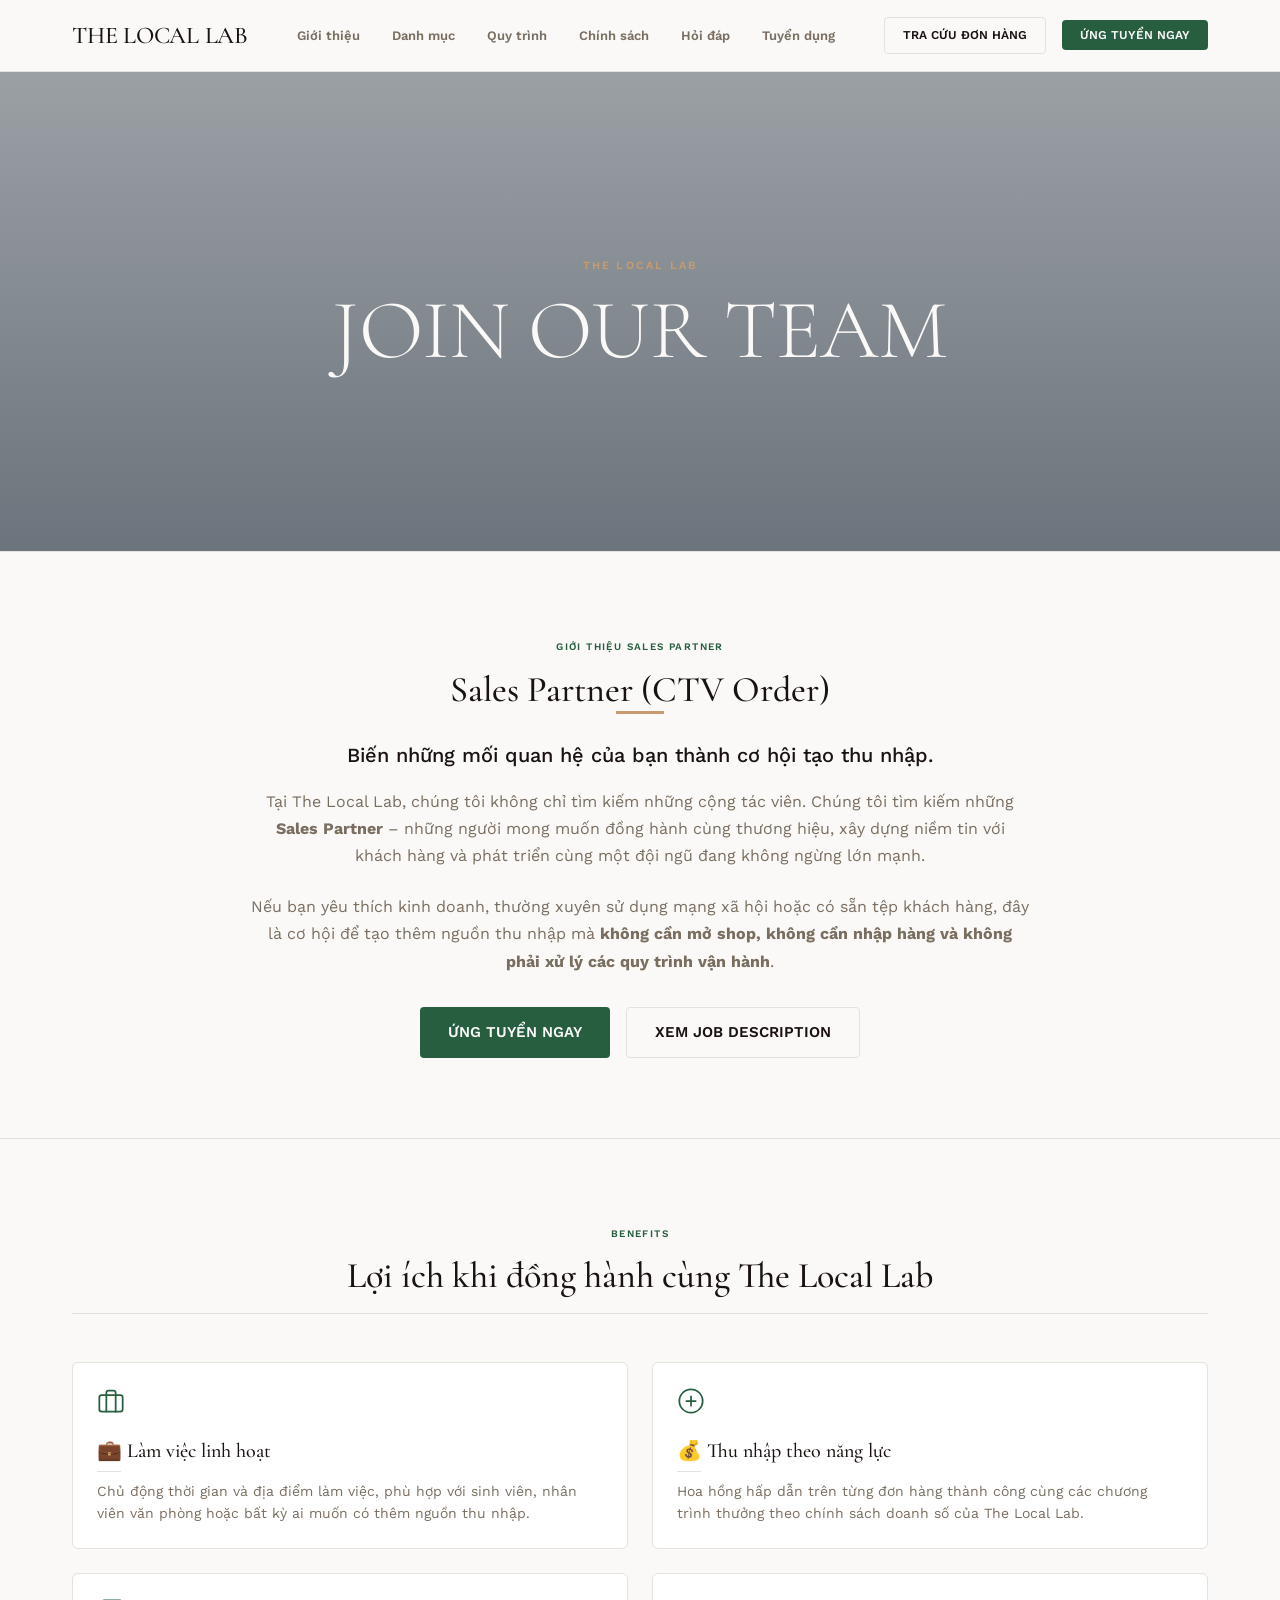
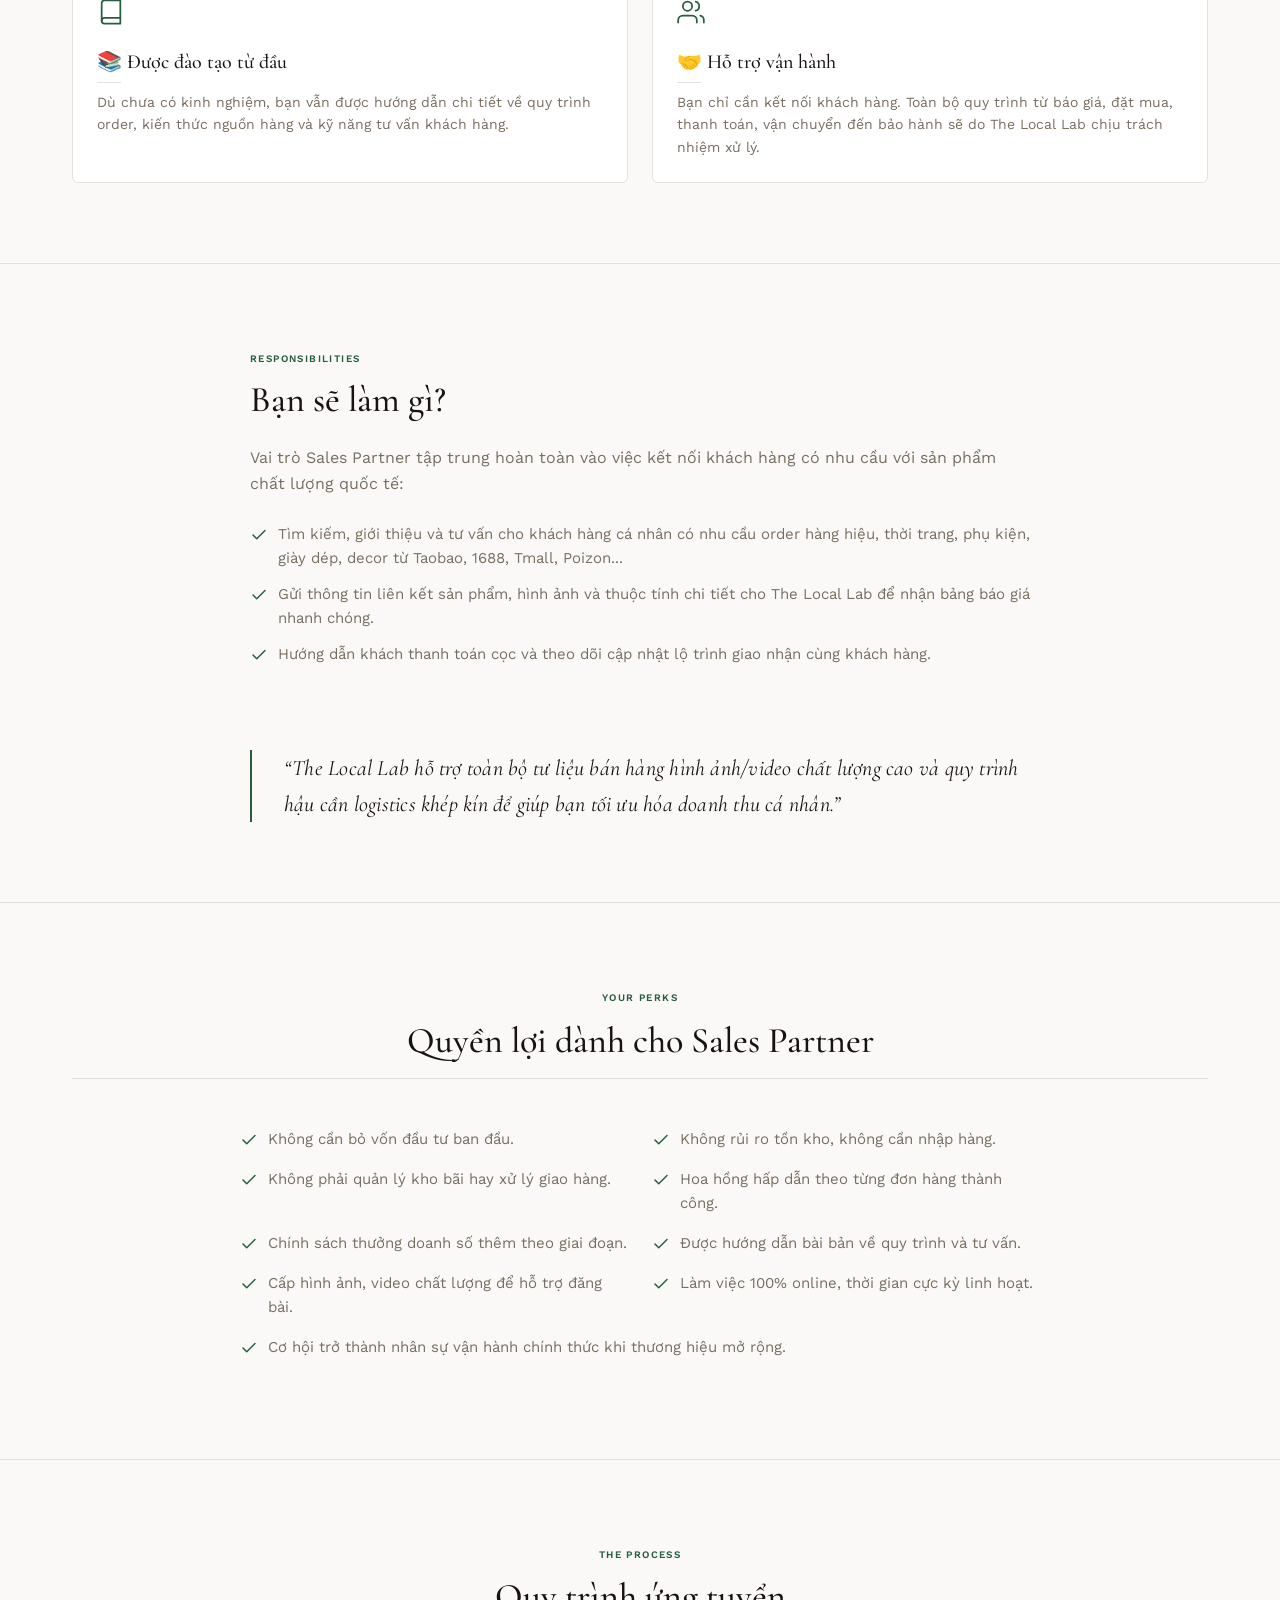
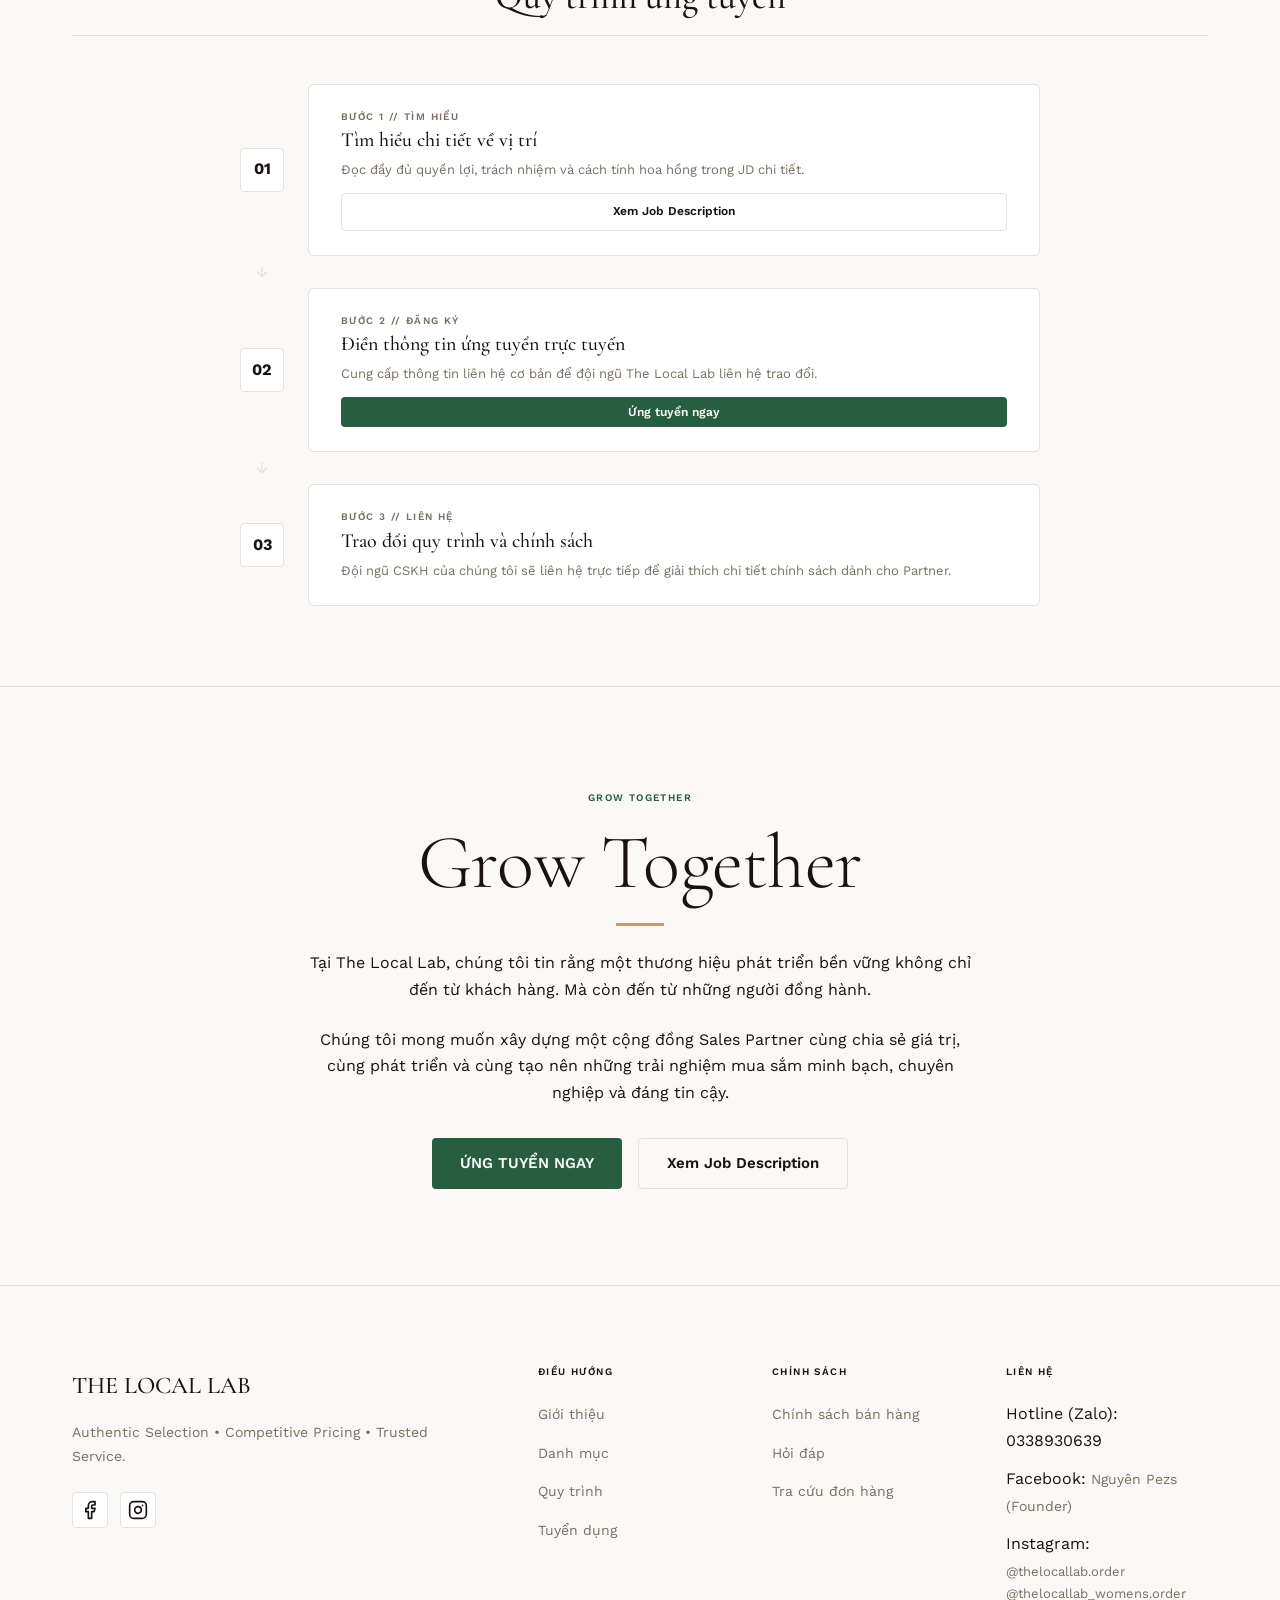
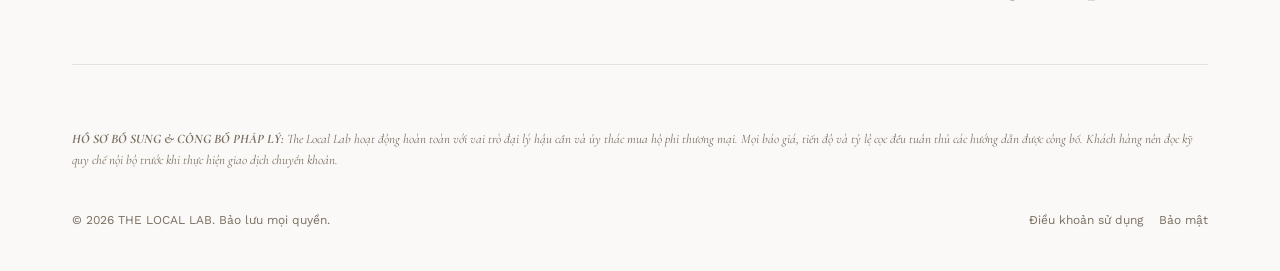
<file: careers.html>
<!DOCTYPE html>
<html lang="vi">
<head>
    <meta charset="UTF-8">
    <meta name="viewport" content="width=device-width, initial-scale=1.0">
    <title>TUYỂN DỤNG — THE LOCAL LAB</title>
    <meta name="description" content="Trở thành Sales Partner của The Local Lab — Biến mối quan hệ của bạn thành cơ hội tạo thu nhập mà không cần vốn, không cần nhập hàng.">
    <!-- Google Fonts: Cormorant Garamond (Display) & Work Sans (Body/UI) -->
    <link rel="preconnect" href="https://fonts.googleapis.com">
    <link rel="preconnect" href="https://fonts.gstatic.com" crossorigin>
    <link href="https://fonts.googleapis.com/css2?family=Cormorant+Garamond:ital,wght@0,300;0,400;0,500;0,600;0,700;1,400&family=Work+Sans:wght@400;500;600;700&display=swap" rel="stylesheet">
    <!-- Custom CSS -->
    <link rel="stylesheet" href="style.css">
    <style>
        /* Custom styles for Careers redesign layout */
        .careers-hero {
            position: relative;
            width: 100%;
            height: 480px;
            background-image: linear-gradient(rgba(12, 27, 42, 0.4), rgba(12, 27, 42, 0.6)), url('https://images.unsplash.com/photo-1522071820081-009f0129c71c?auto=format&fit=crop&q=80&w=1200');
            background-size: cover;
            background-position: center;
            display: flex;
            align-items: center;
            justify-content: center;
            text-align: center;
            border-bottom: 1px solid var(--color-cinza-regua);
            margin-top: 72px;
        }
        
        .careers-hero-content {
            z-index: 2;
            padding: 0 var(--space-4);
        }
        
        .careers-hero-badge {
            font-family: var(--font-sans);
            font-size: 11px;
            font-weight: 600;
            letter-spacing: 0.2em;
            color: var(--color-barra-gold);
            text-transform: uppercase;
            margin-bottom: var(--space-3);
            display: inline-block;
        }
        
        .careers-hero-title {
            font-family: var(--font-serif);
            font-size: clamp(48px, 8vw, 84px);
            font-weight: 300;
            color: var(--color-pedra);
            line-height: 1.0;
            letter-spacing: -0.01em;
            text-transform: uppercase;
        }

        .section-desc-custom {
            font-family: var(--font-sans);
            font-size: 16px;
            line-height: 1.7;
            color: var(--color-cinza-texto);
            max-width: 780px;
            margin: 0 auto;
        }

        .list-with-icons {
            list-style: none;
            padding: 0;
            margin: 20px 0;
        }

        .list-with-icons li {
            position: relative;
            padding-left: 28px;
            margin-bottom: 12px;
            font-family: var(--font-sans);
            font-size: 15px;
            color: var(--color-cinza-texto);
            line-height: 1.6;
        }

        .list-with-icons li svg {
            position: absolute;
            left: 0;
            top: 4px;
            color: var(--color-verde-botanico);
        }

        /* Compact container for contact cards */
        .contact-grid-cards {
            display: grid;
            grid-template-columns: repeat(2, 1fr);
            gap: 20px;
            margin-top: 24px;
        }

        @media (max-width: 768px) {
            .careers-hero {
                height: 320px;
                margin-top: 60px;
            }
            .contact-grid-cards {
                grid-template-columns: 1fr;
            }
        }
    </style>
</head>
<body>

    <!-- Header / Navigation (Top Bar) -->
    <header class="main-header" id="mainHeader">
        <div class="container header-container">
            <a href="index.html" class="logo" id="headerLogo">
                THE LOCAL LAB
            </a>
            <nav class="nav-menu" id="navMenu">
                <a href="index.html#about" class="nav-link">Giới thiệu</a>
                <a href="index.html#nodes" class="nav-link">Danh mục</a>
                <a href="index.html#pipelines" class="nav-link">Quy trình</a>
                <a href="index.html#docs" class="nav-link">Chính sách</a>
                <a href="index.html#diagnostics" class="nav-link">Hỏi đáp</a>
                <a href="careers.html" class="nav-link active">Tuyển dụng</a>
            </nav>
            <div class="header-actions">
                <a href="index.html#openTrackBtn" class="btn btn-outline btn-sm">
                    TRA CỨU ĐƠN HÀNG
                </a>
                <button class="btn btn-primary btn-sm" id="headerApplyBtn">
                    ỨNG TUYỂN NGAY
                </button>
                <button class="menu-toggle" id="menuToggle" aria-label="Toggle Menu">
                    <svg xmlns="http://www.w3.org/2000/svg" width="20" height="20" viewBox="0 0 24 24" fill="none" stroke="currentColor" stroke-width="2" stroke-linecap="round" stroke-linejoin="round" class="lucide lucide-menu"><line x1="4" x2="20" y1="12" y2="12"/><line x1="4" x2="20" y1="6" y2="6"/><line x1="4" x2="20" y1="18" y2="18"/></svg>
                </button>
            </div>
        </div>
    </header>

    <!-- 1. Hero Banner (Ảnh lifestyle + dòng "Join Our Team") -->
    <section class="careers-hero">
        <div class="careers-hero-content">
            <span class="careers-hero-badge">THE LOCAL LAB</span>
            <h1 class="careers-hero-title">JOIN OUR TEAM</h1>
        </div>
    </section>

    <!-- 2. Giới thiệu Sales Partner -->
    <section class="why-choose-us-section section-padding" id="intro" style="border-bottom: 1px solid var(--color-cinza-regua);">
        <div class="container" style="text-align: center;">
            <span class="section-subtitle">GIỚI THIỆU SALES PARTNER</span>
            <h2 class="section-title">Sales Partner (CTV Order)</h2>
            <div class="gold-separator-bar margin-center"></div>
            
            <p class="section-desc-custom" style="font-weight: 500; font-size: 20px; color: var(--color-tinta); margin-bottom: 16px;">
                Biến những mối quan hệ của bạn thành cơ hội tạo thu nhập.
            </p>
            
            <p class="section-desc-custom" style="margin-bottom: 24px;">
                Tại The Local Lab, chúng tôi không chỉ tìm kiếm những cộng tác viên. Chúng tôi tìm kiếm những <strong>Sales Partner</strong> – những người mong muốn đồng hành cùng thương hiệu, xây dựng niềm tin với khách hàng và phát triển cùng một đội ngũ đang không ngừng lớn mạnh.
            </p>
            <p class="section-desc-custom">
                Nếu bạn yêu thích kinh doanh, thường xuyên sử dụng mạng xã hội hoặc có sẵn tệp khách hàng, đây là cơ hội để tạo thêm nguồn thu nhập mà <strong>không cần mở shop, không cần nhập hàng và không phải xử lý các quy trình vận hành</strong>.
            </p>
            
            <div style="margin-top: 32px; display: flex; justify-content: center; gap: 16px; flex-wrap: wrap;">
                <button class="btn btn-primary btn-large" id="introApplyBtn">ỨNG TUYỂN NGAY</button>
                <a href="https://docs.google.com/document/d/1bhsStzUUUEEGUyndcaupyLsGkn0pudSRBL7ZZh5t0Ts/edit?usp=sharing" target="_blank" class="btn btn-outline btn-large">XEM JOB DESCRIPTION</a>
            </div>
        </div>
    </section>

    <!-- 3. 4 thẻ lợi ích (Linh hoạt – Thu nhập – Đào tạo – Hỗ trợ) -->
    <section class="commitments-section section-padding" id="why-join" style="background-color: var(--color-pedra); border-bottom: 1px solid var(--color-cinza-regua);">
        <div class="container">
            <div class="section-header centered">
                <span class="section-subtitle">BENEFITS</span>
                <h2 class="section-title">Lợi ích khi đồng hành cùng The Local Lab</h2>
            </div>
            <div class="commitments-grid" style="grid-template-columns: repeat(2, 1fr);">
                <!-- Card 1: Linh hoạt -->
                <div class="commit-card" style="grid-column: span 1;">
                    <div class="commit-icon-large">
                        <svg xmlns="http://www.w3.org/2000/svg" width="28" height="28" viewBox="0 0 24 24" fill="none" stroke="currentColor" stroke-width="1.5" stroke-linecap="round" stroke-linejoin="round" class="lucide"><rect x="2" y="7" width="20" height="14" rx="2" ry="2"/><path d="M16 21V5a2 2 0 0 0-2-2h-4a2 2 0 0 0-2 2v16"/></svg>
                    </div>
                    <h3>💼 Làm việc linh hoạt</h3>
                    <div class="card-separator"></div>
                    <p>Chủ động thời gian và địa điểm làm việc, phù hợp với sinh viên, nhân viên văn phòng hoặc bất kỳ ai muốn có thêm nguồn thu nhập.</p>
                </div>
                <!-- Card 2: Thu nhập -->
                <div class="commit-card" style="grid-column: span 1;">
                    <div class="commit-icon-large">
                        <svg xmlns="http://www.w3.org/2000/svg" width="28" height="28" viewBox="0 0 24 24" fill="none" stroke="currentColor" stroke-width="1.5" stroke-linecap="round" stroke-linejoin="round" class="lucide"><circle cx="12" cy="12" r="10"/><line x1="12" y1="8" x2="12" y2="16"/><line x1="8" y1="12" x2="16" y2="12"/></svg>
                    </div>
                    <h3>💰 Thu nhập theo năng lực</h3>
                    <div class="card-separator"></div>
                    <p>Hoa hồng hấp dẫn trên từng đơn hàng thành công cùng các chương trình thưởng theo chính sách doanh số của The Local Lab.</p>
                </div>
                <!-- Card 3: Đào tạo -->
                <div class="commit-card" style="grid-column: span 1;">
                    <div class="commit-icon-large">
                        <svg xmlns="http://www.w3.org/2000/svg" width="28" height="28" viewBox="0 0 24 24" fill="none" stroke="currentColor" stroke-width="1.5" stroke-linecap="round" stroke-linejoin="round" class="lucide"><path d="M4 19.5A2.5 2.5 0 0 1 6.5 17H20"/><path d="M6.5 2H20v20H6.5A2.5 2.5 0 0 1 4 19.5v-15A2.5 2.5 0 0 1 6.5 2z"/></svg>
                    </div>
                    <h3>📚 Được đào tạo từ đầu</h3>
                    <div class="card-separator"></div>
                    <p>Dù chưa có kinh nghiệm, bạn vẫn được hướng dẫn chi tiết về quy trình order, kiến thức nguồn hàng và kỹ năng tư vấn khách hàng.</p>
                </div>
                <!-- Card 4: Hỗ trợ -->
                <div class="commit-card" style="grid-column: span 1;">
                    <div class="commit-icon-large">
                        <svg xmlns="http://www.w3.org/2000/svg" width="28" height="28" viewBox="0 0 24 24" fill="none" stroke="currentColor" stroke-width="1.5" stroke-linecap="round" stroke-linejoin="round" class="lucide"><path d="M17 21v-2a4 4 0 0 0-4-4H5a4 4 0 0 0-4 4v2"/><circle cx="9" cy="7" r="4"/><path d="M23 21v-2a4 4 0 0 0-3-3.87"/><path d="M16 3.13a4 4 0 0 1 0 7.75"/></svg>
                    </div>
                    <h3>🤝 Hỗ trợ vận hành</h3>
                    <div class="card-separator"></div>
                    <p>Bạn chỉ cần kết nối khách hàng. Toàn bộ quy trình từ báo giá, đặt mua, thanh toán, vận chuyển đến bảo hành sẽ do The Local Lab chịu trách nhiệm xử lý.</p>
                </div>
            </div>
        </div>
    </section>

    <!-- 4. Bạn sẽ làm gì? -->
    <section class="why-choose-us-section section-padding" id="what-you-do" style="border-bottom: 1px solid var(--color-cinza-regua);">
        <div class="container">
            <div class="commentary-grid">
                <!-- Left: Description -->
                <div class="commentary-letter">
                    <span class="section-subtitle">RESPONSIBILITIES</span>
                    <h2 class="commentary-title">Bạn sẽ làm gì?</h2>
                    <div class="commentary-text">
                        <p>Vai trò Sales Partner tập trung hoàn toàn vào việc kết nối khách hàng có nhu cầu với sản phẩm chất lượng quốc tế:</p>
                        <ul class="list-with-icons">
                            <li>
                                <svg xmlns="http://www.w3.org/2000/svg" width="18" height="18" viewBox="0 0 24 24" fill="none" stroke="currentColor" stroke-width="2" stroke-linecap="round" stroke-linejoin="round" class="lucide"><polyline points="20 6 9 17 4 12"/></svg>
                                Tìm kiếm, giới thiệu và tư vấn cho khách hàng cá nhân có nhu cầu order hàng hiệu, thời trang, phụ kiện, giày dép, decor từ Taobao, 1688, Tmall, Poizon...
                            </li>
                            <li>
                                <svg xmlns="http://www.w3.org/2000/svg" width="18" height="18" viewBox="0 0 24 24" fill="none" stroke="currentColor" stroke-width="2" stroke-linecap="round" stroke-linejoin="round" class="lucide"><polyline points="20 6 9 17 4 12"/></svg>
                                Gửi thông tin liên kết sản phẩm, hình ảnh và thuộc tính chi tiết cho The Local Lab để nhận bảng báo giá nhanh chóng.
                            </li>
                            <li>
                                <svg xmlns="http://www.w3.org/2000/svg" width="18" height="18" viewBox="0 0 24 24" fill="none" stroke="currentColor" stroke-width="2" stroke-linecap="round" stroke-linejoin="round" class="lucide"><polyline points="20 6 9 17 4 12"/></svg>
                                Hướng dẫn khách thanh toán cọc và theo dõi cập nhật lộ trình giao nhận cùng khách hàng.
                            </li>
                        </ul>
                    </div>
                </div>

                <!-- Right: Concept Graphics/Editorial Quote -->
                <div class="commentary-letter" style="display: flex; align-items: center;">
                    <blockquote class="citacao-blockquote" style="margin: 0;">
                        “The Local Lab hỗ trợ toàn bộ tư liệu bán hàng hình ảnh/video chất lượng cao và quy trình hậu cần logistics khép kín để giúp bạn tối ưu hóa doanh thu cá nhân.”
                    </blockquote>
                </div>
            </div>
        </div>
    </section>

    <!-- 5. Quyền lợi -->
    <section class="why-choose-us-section section-padding" id="rights" style="background-color: var(--color-pedra); border-bottom: 1px solid var(--color-cinza-regua);">
        <div class="container">
            <div class="section-header centered">
                <span class="section-subtitle">YOUR PERKS</span>
                <h2 class="section-title">Quyền lợi dành cho Sales Partner</h2>
            </div>
            
            <div style="max-width: 800px; margin: 0 auto;">
                <ul class="list-with-icons" style="display: grid; grid-template-columns: 1fr 1fr; gap: 16px 24px;">
                    <li style="margin-bottom: 0;">
                        <svg xmlns="http://www.w3.org/2000/svg" width="18" height="18" viewBox="0 0 24 24" fill="none" stroke="currentColor" stroke-width="2" stroke-linecap="round" stroke-linejoin="round" class="lucide"><polyline points="20 6 9 17 4 12"/></svg>
                        Không cần bỏ vốn đầu tư ban đầu.
                    </li>
                    <li style="margin-bottom: 0;">
                        <svg xmlns="http://www.w3.org/2000/svg" width="18" height="18" viewBox="0 0 24 24" fill="none" stroke="currentColor" stroke-width="2" stroke-linecap="round" stroke-linejoin="round" class="lucide"><polyline points="20 6 9 17 4 12"/></svg>
                        Không rủi ro tồn kho, không cần nhập hàng.
                    </li>
                    <li style="margin-bottom: 0;">
                        <svg xmlns="http://www.w3.org/2000/svg" width="18" height="18" viewBox="0 0 24 24" fill="none" stroke="currentColor" stroke-width="2" stroke-linecap="round" stroke-linejoin="round" class="lucide"><polyline points="20 6 9 17 4 12"/></svg>
                        Không phải quản lý kho bãi hay xử lý giao hàng.
                    </li>
                    <li style="margin-bottom: 0;">
                        <svg xmlns="http://www.w3.org/2000/svg" width="18" height="18" viewBox="0 0 24 24" fill="none" stroke="currentColor" stroke-width="2" stroke-linecap="round" stroke-linejoin="round" class="lucide"><polyline points="20 6 9 17 4 12"/></svg>
                        Hoa hồng hấp dẫn theo từng đơn hàng thành công.
                    </li>
                    <li style="margin-bottom: 0;">
                        <svg xmlns="http://www.w3.org/2000/svg" width="18" height="18" viewBox="0 0 24 24" fill="none" stroke="currentColor" stroke-width="2" stroke-linecap="round" stroke-linejoin="round" class="lucide"><polyline points="20 6 9 17 4 12"/></svg>
                        Chính sách thưởng doanh số thêm theo giai đoạn.
                    </li>
                    <li style="margin-bottom: 0;">
                        <svg xmlns="http://www.w3.org/2000/svg" width="18" height="18" viewBox="0 0 24 24" fill="none" stroke="currentColor" stroke-width="2" stroke-linecap="round" stroke-linejoin="round" class="lucide"><polyline points="20 6 9 17 4 12"/></svg>
                        Được hướng dẫn bài bản về quy trình và tư vấn.
                    </li>
                    <li style="margin-bottom: 0;">
                        <svg xmlns="http://www.w3.org/2000/svg" width="18" height="18" viewBox="0 0 24 24" fill="none" stroke="currentColor" stroke-width="2" stroke-linecap="round" stroke-linejoin="round" class="lucide"><polyline points="20 6 9 17 4 12"/></svg>
                        Cấp hình ảnh, video chất lượng để hỗ trợ đăng bài.
                    </li>
                    <li style="margin-bottom: 0;">
                        <svg xmlns="http://www.w3.org/2000/svg" width="18" height="18" viewBox="0 0 24 24" fill="none" stroke="currentColor" stroke-width="2" stroke-linecap="round" stroke-linejoin="round" class="lucide"><polyline points="20 6 9 17 4 12"/></svg>
                        Làm việc 100% online, thời gian cực kỳ linh hoạt.
                    </li>
                    <li style="margin-bottom: 0; grid-column: span 2;">
                        <svg xmlns="http://www.w3.org/2000/svg" width="18" height="18" viewBox="0 0 24 24" fill="none" stroke="currentColor" stroke-width="2" stroke-linecap="round" stroke-linejoin="round" class="lucide"><polyline points="20 6 9 17 4 12"/></svg>
                        Cơ hội trở thành nhân sự vận hành chính thức khi thương hiệu mở rộng.
                    </li>
                </ul>
            </div>
        </div>
    </section>

    <!-- 6. Quy trình ứng tuyển (3 bước) -->
    <section class="process-section section-padding" id="careers-process" style="border-bottom: 1px solid var(--color-cinza-regua);">
        <div class="container">
            <div class="section-header centered">
                <span class="section-subtitle">THE PROCESS</span>
                <h2 class="section-title">Quy trình ứng tuyển</h2>
            </div>
            <div class="process-flow">
                <!-- Step 1 -->
                <div class="process-step">
                    <div class="step-badge">01</div>
                    <div class="step-card">
                        <div class="step-meta">BƯỚC 1 // TÌM HIỂU</div>
                        <h3>Tìm hiểu chi tiết về vị trí</h3>
                        <p style="font-size: 13px; color: var(--color-cinza-texto); margin-top: 8px;">Đọc đầy đủ quyền lợi, trách nhiệm và cách tính hoa hồng trong JD chi tiết.</p>
                        <a href="https://docs.google.com/document/d/1bhsStzUUUEEGUyndcaupyLsGkn0pudSRBL7ZZh5t0Ts/edit?usp=sharing" target="_blank" class="btn btn-outline btn-sm" style="margin-top: 12px; width: 100%;">Xem Job Description</a>
                    </div>
                </div>
                <div class="process-arrow"><svg xmlns="http://www.w3.org/2000/svg" width="16" height="16" viewBox="0 0 24 24" fill="none" stroke="currentColor" stroke-width="2" stroke-linecap="round" stroke-linejoin="round" class="lucide lucide-arrow-down"><line x1="12" y1="5" x2="12" y2="19"/><polyline points="19 12 12 19 5 12"/></svg></div>
                <!-- Step 2 -->
                <div class="process-step">
                    <div class="step-badge">02</div>
                    <div class="step-card">
                        <div class="step-meta">BƯỚC 2 // ĐĂNG KÝ</div>
                        <h3>Điền thông tin ứng tuyển trực tuyến</h3>
                        <p style="font-size: 13px; color: var(--color-cinza-texto); margin-top: 8px;">Cung cấp thông tin liên hệ cơ bản để đội ngũ The Local Lab liên hệ trao đổi.</p>
                        <button class="btn btn-primary btn-sm" id="applyBtnStep" style="margin-top: 12px; width: 100%;">Ứng tuyển ngay</button>
                    </div>
                </div>
                <div class="process-arrow"><svg xmlns="http://www.w3.org/2000/svg" width="16" height="16" viewBox="0 0 24 24" fill="none" stroke="currentColor" stroke-width="2" stroke-linecap="round" stroke-linejoin="round" class="lucide lucide-arrow-down"><line x1="12" y1="5" x2="12" y2="19"/><polyline points="19 12 12 19 5 12"/></svg></div>
                <!-- Step 3 -->
                <div class="process-step">
                    <div class="step-badge">03</div>
                    <div class="step-card">
                        <div class="step-meta">BƯỚC 3 // LIÊN HỆ</div>
                        <h3>Trao đổi quy trình và chính sách</h3>
                        <p style="font-size: 13px; color: var(--color-cinza-texto); margin-top: 8px;">Đội ngũ CSKH của chúng tôi sẽ liên hệ trực tiếp để giải thích chi tiết chính sách dành cho Partner.</p>
                    </div>
                </div>
            </div>
        </div>
    </section>

    <!-- Grow Together Statement -->
    <section class="cta-section section-padding" id="careers-cta" style="background-color: var(--color-pedra); border-bottom: 1px solid var(--color-cinza-regua);">
        <div class="container">
            <div class="cta-content">
                <span class="section-subtitle">GROW TOGETHER</span>
                <h2 class="cta-headline">Grow Together</h2>
                <div class="gold-separator-bar margin-center"></div>
                <div class="commentary-text" style="text-align: center; max-width: 680px; margin: 0 auto var(--space-8); color: var(--color-tinta);">
                    <p>Tại The Local Lab, chúng tôi tin rằng một thương hiệu phát triển bền vững không chỉ đến từ khách hàng. Mà còn đến từ những người đồng hành.</p>
                    <p>Chúng tôi mong muốn xây dựng một cộng đồng Sales Partner cùng chia sẻ giá trị, cùng phát triển và cùng tạo nên những trải nghiệm mua sắm minh bạch, chuyên nghiệp và đáng tin cậy.</p>
                </div>
                <div style="display: flex; gap: 16px; justify-content: center; flex-wrap: wrap;">
                    <button class="btn btn-primary btn-large" id="finalApplyBtn">ỨNG TUYỂN NGAY</button>
                    <a href="https://docs.google.com/document/d/1bhsStzUUUEEGUyndcaupyLsGkn0pudSRBL7ZZh5t0Ts/edit?usp=sharing" target="_blank" class="btn btn-outline btn-large">Xem Job Description</a>
                </div>
            </div>
        </div>
    </section>

    <!-- 10. Footer Section (Contact / Thông tin liên hệ) -->
    <footer class="footer">
        <div class="container">
            <div class="footer-grid">
                <div class="footer-brand">
                    <a href="index.html" class="footer-logo">THE LOCAL LAB</a>
                    <p class="footer-tagline">Authentic Selection &bull; Competitive Pricing &bull; Trusted Service.</p>
                    <div class="footer-social">
                        <a href="https://www.facebook.com/pezs.nguyen" target="_blank" aria-label="Facebook">
                            <svg xmlns="http://www.w3.org/2000/svg" width="20" height="20" viewBox="0 0 24 24" fill="none" stroke="currentColor" stroke-width="2" stroke-linecap="round" stroke-linejoin="round" class="lucide lucide-facebook"><path d="M18 2h-3a5 5 0 0 0-5 5v3H7v4h3v8h4v-8h3l1-4h-4V7a1 1 0 0 1 1-1h3z"/></svg>
                        </a>
                        <a href="https://www.instagram.com/thelocallab.order" target="_blank" aria-label="Instagram">
                            <svg xmlns="http://www.w3.org/2000/svg" width="20" height="20" viewBox="0 0 24 24" fill="none" stroke="currentColor" stroke-width="2" stroke-linecap="round" stroke-linejoin="round" class="lucide lucide-instagram"><rect width="20" height="20" x="2" y="2" rx="5" ry="5"/><path d="M16 11.37A4 4 0 1 1 12.63 8 4 4 0 0 1 16 11.37z"/><line x1="17.5" x2="17.51" y1="6.5" y2="6.5"/></svg>
                        </a>
                    </div>
                </div>
                <div class="footer-links-group">
                    <div class="footer-links-col">
                        <h3>Điều hướng</h3>
                        <ul>
                            <li><a href="index.html#about">Giới thiệu</a></li>
                            <li><a href="index.html#nodes">Danh mục</a></li>
                            <li><a href="index.html#pipelines">Quy trình</a></li>
                            <li><a href="careers.html">Tuyển dụng</a></li>
                        </ul>
                    </div>
                    <div class="footer-links-col">
                        <h3>Chính sách</h3>
                        <ul>
                            <li><a href="index.html#docs">Chính sách bán hàng</a></li>
                            <li><a href="index.html#diagnostics">Hỏi đáp</a></li>
                            <li><a href="index.html#openTrackBtn">Tra cứu đơn hàng</a></li>
                        </ul>
                    </div>
                    <div class="footer-links-col">
                        <h3>Liên hệ</h3>
                        <ul>
                            <li>Hotline (Zalo): 0338930639</li>
                            <li>Facebook: <a href="https://facebook.com" target="_blank" style="color: var(--color-cinza-texto);">Nguyên Pezs (Founder)</a></li>
                            <li>Instagram: 
                                <span style="display: block; font-size: 13px; color: var(--color-cinza-texto); margin-top: 4px;">@thelocallab.order</span>
                                <span style="display: block; font-size: 13px; color: var(--color-cinza-texto);">@thelocallab_womens.order</span>
                            </li>
                        </ul>
                    </div>
                </div>
            </div>
            
            <div class="compliance-disclosure-block">
                <p>
                    <strong>HỒ SƠ BỔ SUNG & CÔNG BỐ PHÁP LÝ:</strong> The Local Lab hoạt động hoàn toàn với vai trò đại lý hậu cần và ủy thác mua hộ phi thương mại. Mọi báo giá, tiến độ và tỷ lệ cọc đều tuân thủ các hướng dẫn được công bố. Khách hàng nên đọc kỹ quy chế nội bộ trước khi thực hiện giao dịch chuyển khoản.
                </p>
            </div>
            
            <div class="footer-bottom">
                <p>&copy; 2026 THE LOCAL LAB. Bảo lưu mọi quyền.</p>
                <div>
                    <a href="#">Điều khoản sử dụng</a>
                    <a href="#">Bảo mật</a>
                </div>
            </div>
        </div>
    </footer>

    <!-- APPLICATION FORM MODAL -->
    <div class="modal" id="applyModal">
        <div class="modal-overlay"></div>
        <div class="modal-content" style="max-width: 520px;">
            <button class="modal-close" id="closeApplyModal" aria-label="Close Modal">
                <svg xmlns="http://www.w3.org/2000/svg" width="18" height="18" viewBox="0 0 24 24" fill="none" stroke="currentColor" stroke-width="2" stroke-linecap="round" stroke-linejoin="round" class="lucide lucide-x"><path d="M18 6 6 18"/><path d="m6 6 12 12"/></svg>
            </button>
            <div class="modal-header">
                <h2>ĐĂNG KÝ SALES PARTNER</h2>
                <p>Nhập thông tin cơ bản của bạn để The Local Lab liên hệ trao đổi chính sách.</p>
            </div>
            <form class="modal-form" id="applyForm">
                <div class="form-group">
                    <label for="partnerName">Họ và tên *</label>
                    <input type="text" id="partnerName" placeholder="Nhập họ và tên đầy đủ" required>
                </div>
                <div class="form-row">
                    <div class="form-group">
                        <label for="partnerPhone">Số điện thoại / Zalo *</label>
                        <input type="tel" id="partnerPhone" placeholder="Nhập số điện thoại" required>
                    </div>
                    <div class="form-group">
                        <label for="partnerFacebook">Link Facebook cá nhân</label>
                        <input type="url" id="partnerFacebook" placeholder="https://facebook.com/yourprofile">
                    </div>
                </div>
                <div class="form-group">
                    <label>Kinh nghiệm làm CTV / Order của bạn *</label>
                    <div style="display: flex; gap: 20px; margin-top: 8px;">
                        <label style="display: flex; align-items: center; gap: 8px; font-weight: normal; cursor: pointer;">
                            <input type="radio" name="partnerExp" value="no" checked style="width: auto;"> Chưa từng làm
                        </label>
                        <label style="display: flex; align-items: center; gap: 8px; font-weight: normal; cursor: pointer;">
                            <input type="radio" name="partnerExp" value="yes" style="width: auto;"> Đã có kinh nghiệm
                        </label>
                    </div>
                </div>
                <div class="form-group">
                    <label for="partnerMessage">Lời nhắn / Giới thiệu thêm (không bắt buộc)</label>
                    <textarea id="partnerMessage" rows="3" placeholder="Chia sẻ thêm về mục tiêu hoặc kinh nghiệm bán hàng của bạn..."></textarea>
                </div>
                <button type="submit" class="btn btn-primary btn-full" style="margin-top: 8px;">GỬI HỒ SƠ ỨNG TUYỂN</button>
            </form>
        </div>
    </div>

    <!-- SUCCESS MODAL -->
    <div class="modal" id="successModal">
        <div class="modal-overlay"></div>
        <div class="modal-content" style="max-width: 440px; text-align: center; padding: 40px 24px;">
            <div style="width: 56px; height: 56px; background-color: var(--color-verde-claro); color: var(--color-verde-botanico); border-radius: 50%; display: flex; align-items: center; justify-content: center; margin: 0 auto 20px;">
                <svg xmlns="http://www.w3.org/2000/svg" width="28" height="28" viewBox="0 0 24 24" fill="none" stroke="currentColor" stroke-width="2.5" stroke-linecap="round" stroke-linejoin="round" class="lucide"><polyline points="20 6 9 17 4 12"/></svg>
            </div>
            <h2 style="font-family: var(--font-serif); font-size: 24px; color: var(--color-tinta); margin-bottom: 12px;">Đăng ký thành công!</h2>
            <p style="font-family: var(--font-sans); font-size: 14px; color: var(--color-cinza-texto); line-height: 1.6; margin-bottom: 24px;">
                Cảm ơn bạn đã quan tâm đến cơ hội hợp tác cùng The Local Lab. Chúng tôi sẽ phản hồi sớm qua Zalo hoặc Messenger của bạn.
            </p>
            <div style="display: flex; flex-direction: column; gap: 8px;">
                <a href="https://zalo.me/0338930639" target="_blank" class="btn btn-primary btn-full">LIÊN HỆ QUA ZALO</a>
                <a href="https://m.me/thelocallab.order" target="_blank" class="btn btn-outline btn-full">LIÊN HỆ QUA MESSENGER</a>
                <button class="btn btn-outline btn-full" id="closeSuccessBtn" style="border-color: transparent;">Đóng cửa sổ</button>
            </div>
        </div>
    </div>

    <!-- Self-contained scripts for Careers Interactions -->
    <script>
        document.addEventListener('DOMContentLoaded', () => {
            // Mobile Menu Toggle
            const menuToggle = document.getElementById('menuToggle');
            const navMenu = document.getElementById('navMenu');
            
            if (menuToggle && navMenu) {
                menuToggle.addEventListener('click', () => {
                    navMenu.classList.toggle('active');
                });
            }

            // Modal Trigger Elements
            const applyModal = document.getElementById('applyModal');
            const successModal = document.getElementById('successModal');

            // Show Apply Modal Buttons
            const headerApplyBtn = document.getElementById('headerApplyBtn');
            const introApplyBtn = document.getElementById('introApplyBtn');
            const applyBtnStep = document.getElementById('applyBtnStep');
            const finalApplyBtn = document.getElementById('finalApplyBtn');

            const openApply = () => {
                applyModal.classList.add('active');
                document.body.style.overflow = 'hidden';
            };

            if (headerApplyBtn) headerApplyBtn.addEventListener('click', openApply);
            if (introApplyBtn) introApplyBtn.addEventListener('click', openApply);
            if (applyBtnStep) applyBtnStep.addEventListener('click', openApply);
            if (finalApplyBtn) finalApplyBtn.addEventListener('click', openApply);

            // Close Buttons
            const closeApplyModal = document.getElementById('closeApplyModal');
            const closeSuccessBtn = document.getElementById('closeSuccessBtn');

            const closeAllModals = () => {
                applyModal.classList.remove('active');
                successModal.classList.remove('active');
                document.body.style.overflow = '';
            };

            if (closeApplyModal) closeApplyModal.addEventListener('click', closeAllModals);
            if (closeSuccessBtn) closeSuccessBtn.addEventListener('click', closeAllModals);

            // Close on Overlay Click
            document.querySelectorAll('.modal-overlay').forEach(overlay => {
                overlay.addEventListener('click', closeAllModals);
            });

            // Form Submit handler
            const applyForm = document.getElementById('applyForm');
            if (applyForm) {
                applyForm.addEventListener('submit', (e) => {
                    e.preventDefault();
                    
                    // Simple client side logging
                    console.log('Partner registration submitted:', {
                        name: document.getElementById('partnerName').value,
                        phone: document.getElementById('partnerPhone').value,
                        facebook: document.getElementById('partnerFacebook').value,
                        exp: document.querySelector('input[name="partnerExp"]:checked').value,
                        message: document.getElementById('partnerMessage').value
                    });

                    // Clear form
                    applyForm.reset();

                    // Switch to success modal
                    applyModal.classList.remove('active');
                    successModal.classList.add('active');
                });
            }
        });
    </script>
</body>
</html>
</file>
<file: style.css>
/* ----------------------------------------------------
   TRAÇO/FEITO — SINAL DESIGN SYSTEM
   Colors: Pedra (#FAF9F7), Tinta (#191210), Verde Botânico (#275E3F), Barra Gold (#C89B6E)
   Typography: Cormorant Garamond (Display/Serif), Work Sans (Body/UI)
   Borders: 1px subtle #E5E1DC, flat elevation, restrained radii (2px, 4px, 6px)
---------------------------------------------------- */

:root {
    /* Color Tokens */
    --color-pedra: #FAF9F7;          /* Primary Ground */
    --color-surface: #FFFFFF;        /* Card surface (temperature inversion) */
    --color-tinta: #191210;          /* Primary Text */
    --color-cinza-texto: #7A6E60;    /* Secondary text / metadata */
    --color-cinza-regua: #E5E1DC;    /* Separation borders / gridlines */
    
    /* Botanical Signal */
    --color-verde-botanico: #275E3F; /* Primary Brand Accent */
    --color-verde-medio: #4A8A62;    /* Primary Hover / links feedback */
    --color-verde-claro: #D4E8DC;    /* Tag background / highlight tint */
    
    /* Warmth */
    --color-barra-gold: #C89B6E;     /* Antique Gold / focus outline */
    --color-error: #C24E3A;          /* Warm Red error */

    /* Fonts */
    --font-serif: 'Cormorant Garamond', 'Garamond', 'Palatino', serif;
    --font-sans: 'Work Sans', system-ui, -apple-system, sans-serif;
    
    /* Radii */
    --radius-xs: 2px;
    --radius-sm: 4px;
    --radius-md: 6px;
    --radius-lg: 10px;
    --radius-xl: 14px;
    --radius-full: 9999px;
    
    /* Spacing Units */
    --space-1: 4px;
    --space-2: 8px;
    --space-3: 12px;
    --space-4: 16px;
    --space-5: 20px;
    --space-6: 24px;
    --space-8: 32px;
    --space-10: 40px;
    --space-12: 48px;
    --space-16: 64px;
    --space-20: 80px;
    --space-24: 96px;
    --space-32: 128px;

    /* Transitions */
    --transition-standard: all 0.2s cubic-bezier(0.4, 0, 0.2, 1);
}

/* Base Resets */
*, *::before, *::after {
    box-sizing: border-box;
    margin: 0;
    padding: 0;
}

html {
    scroll-behavior: smooth;
    font-size: 16px;
    background-color: var(--color-pedra);
    color: var(--color-tinta);
    font-family: var(--font-sans);
    -webkit-font-smoothing: antialiased;
    width: 100%;
    overflow-x: hidden;
}

body {
    overflow-x: hidden;
    line-height: 1.65;
}

/* Custom Scrollbar */
::-webkit-scrollbar {
    width: 6px;
    height: 6px;
}

::-webkit-scrollbar-track {
    background: var(--color-pedra);
}

::-webkit-scrollbar-thumb {
    background: var(--color-cinza-regua);
    border-radius: var(--radius-xs);
}

::-webkit-scrollbar-thumb:hover {
    background: var(--color-cinza-texto);
}

::selection {
    background-color: var(--color-verde-claro);
    color: var(--color-verde-botanico);
}

/* Common Layout Utilities */
.container {
    width: 100%;
    max-width: 1200px;
    margin: 0 auto;
    padding: 0 var(--space-8);
}

.section-padding {
    padding: var(--space-20) 0;
}

/* Section Header */
.section-header {
    margin-bottom: var(--space-12);
    border-bottom: 1px solid var(--color-cinza-regua);
    padding-bottom: var(--space-4);
}

.section-header.centered {
    text-align: center;
}

.section-subtitle {
    display: inline-block;
    font-family: var(--font-sans);
    font-size: 10px; /* Label: 10px */
    font-weight: 600;
    text-transform: uppercase;
    letter-spacing: 0.14em;
    color: var(--color-verde-botanico); /* Eyebrow verde rule */
    margin-bottom: var(--space-3);
}

.section-title {
    font-family: var(--font-serif);
    font-size: 36px; /* Headline: 36px */
    font-weight: 500;
    line-height: 1.2;
    letter-spacing: normal;
    color: var(--color-tinta);
}

.section-desc {
    font-family: var(--font-sans);
    font-size: 16px; /* Body: 16px */
    line-height: 1.65;
    color: var(--color-cinza-texto);
    margin-top: var(--space-3);
    max-width: 640px;
}

/* Buttons */
.btn {
    display: inline-flex;
    align-items: center;
    justify-content: center;
    gap: var(--space-2);
    font-family: var(--font-sans);
    font-weight: 600;
    font-size: 14px;
    padding: 10px 24px;
    border-radius: var(--radius-sm); /* 4px */
    cursor: pointer;
    transition: var(--transition-standard);
    text-decoration: none;
    border: none;
    outline: none;
}

.btn-sm {
    padding: 8px 18px;
    font-size: 12px;
}

.btn-large {
    padding: 12px 28px;
    font-size: 15px;
}

/* Primary Botanical Fill */
.btn-primary {
    background-color: var(--color-verde-botanico);
    color: var(--color-pedra);
}

.btn-primary:hover {
    background-color: var(--color-verde-medio);
}

.btn-primary:focus {
    box-shadow: 0 0 0 3px var(--color-pedra), 0 0 0 5px var(--color-barra-gold); /* 2px Gold, 3px offset */
}

/* Secondary outline */
.btn-outline {
    background-color: transparent;
    border: 1px solid var(--color-cinza-regua);
    color: var(--color-tinta);
}

.btn-outline:hover {
    background-color: var(--color-cinza-regua);
}

.btn-outline:focus {
    box-shadow: 0 0 0 3px var(--color-pedra), 0 0 0 5px var(--color-barra-gold);
}

.btn-full {
    width: 100%;
}

/* Typography elements */
h1, h2, h3, h4, h5 {
    color: var(--color-tinta);
    font-family: var(--font-serif);
    line-height: 1.15;
}

/* Header & Navigation (Top Bar) */
.main-header {
    position: fixed;
    top: 0;
    left: 0;
    width: 100%;
    height: 72px;
    z-index: 100;
    background-color: var(--color-pedra);
    border-bottom: 1px solid var(--color-cinza-regua);
    display: flex;
    align-items: center;
}

.header-container {
    display: flex;
    align-items: center;
    justify-content: space-between;
    height: 100%;
    flex-wrap: nowrap; /* Sửa hết thành 1 dòng */
}

.logo {
    font-family: var(--font-serif);
    font-size: 24px;
    font-weight: 500;
    color: var(--color-tinta);
    text-decoration: none;
    letter-spacing: -0.01em;
    flex-shrink: 0;
}

.nav-menu {
    display: flex;
    gap: var(--space-8);
    flex-shrink: 0;
}

.nav-link {
    font-family: var(--font-sans);
    font-size: 13px;
    font-weight: 600;
    color: var(--color-cinza-texto);
    text-decoration: none;
    transition: var(--transition-standard);
}

.nav-link:hover {
    color: var(--color-verde-botanico);
}

.header-actions {
    display: flex;
    align-items: center;
    gap: var(--space-4);
}

.menu-toggle {
    display: none;
    background: transparent;
    border: none;
    color: var(--color-tinta);
    cursor: pointer;
    width: 32px;
    height: 32px;
}

/* 1. Hero Section (Editorial Cover Layout) */
.hero-section {
    background-color: var(--color-pedra);
    padding-top: 140px;
    padding-bottom: var(--space-16);
    border-bottom: 1px solid var(--color-cinza-regua);
}

.hero-grid-split {
    display: grid;
    grid-template-columns: 1.15fr 0.85fr;
    gap: var(--space-12);
    align-items: center;
}

.hero-content {
    max-width: 580px;
}

.hero-badge {
    display: inline-block;
    font-family: var(--font-sans);
    font-size: 10px; /* Label: 10px */
    font-weight: 600;
    text-transform: uppercase;
    letter-spacing: 0.14em;
    color: var(--color-verde-botanico);
    margin-bottom: var(--space-4);
}

.hero-title {
    font-family: var(--font-serif);
    font-size: clamp(48px, 6vw, 96px); /* Display: clamp */
    font-weight: 300; /* Light 300 */
    line-height: 1.0;
    letter-spacing: -0.01em;
    color: var(--color-tinta);
    margin-bottom: var(--space-2);
}

.hero-tagline {
    font-family: var(--font-sans);
    font-size: 18px; /* Subheading: 18px */
    font-weight: 600;
    line-height: 1.5;
    color: var(--color-cinza-texto);
    margin-bottom: var(--space-6);
}

/* Barra Gold Accent Line */
.gold-separator-bar {
    width: 48px;
    height: 3px;
    background-color: var(--color-barra-gold);
    margin-bottom: var(--space-6);
}

.gold-separator-bar.margin-center {
    margin-left: auto;
    margin-right: auto;
}

.hero-desc {
    font-family: var(--font-sans);
    font-size: 16px; /* Body: 16px */
    line-height: 1.65;
    color: var(--color-cinza-texto);
    margin-bottom: var(--space-8);
}

.hero-cta {
    display: flex;
    gap: var(--space-4);
}

/* Right column visual slider (Contained frame) */
.hero-visual {
    display: flex;
    flex-direction: column;
    gap: var(--space-4);
}

.hero-image-frame {
    border: 1px solid var(--color-cinza-regua);
    border-radius: var(--radius-md); /* Raio 6px */
    overflow: hidden;
    position: relative;
    width: 100%;
    height: 340px;
}

.hero-slides {
    position: relative;
    width: 100%;
    height: 100%;
}

.hero-slide {
    position: absolute;
    top: 0;
    left: 0;
    width: 100%;
    height: 100%;
    background-size: cover;
    background-position: center;
    opacity: 0;
    transition: opacity 0.6s cubic-bezier(0.4, 0, 0.2, 1);
}

.hero-slide.active {
    opacity: 1;
}

/* Slide Tabs serving as tags */
.hero-tabs {
    display: flex;
    gap: var(--space-2);
    flex-wrap: wrap;
    justify-content: center;
}

.hero-tab {
    font-family: var(--font-sans);
    font-size: 10px;
    font-weight: 600;
    text-transform: uppercase;
    letter-spacing: 0.15em;
    padding: 4px 10px;
    cursor: pointer;
    border: none;
    transition: var(--transition-standard);
}

/* tag-dark (active state) */
.hero-tab.tag-dark {
    background-color: var(--color-verde-botanico);
    color: var(--color-pedra);
    border-radius: var(--radius-xs); /* 2px */
}

/* tag-neutro (inactive state) */
.hero-tab.tag-neutro {
    background-color: var(--color-cinza-regua);
    color: var(--color-cinza-texto);
    border-radius: var(--radius-xs); /* 2px */
}

.hero-tab.tag-neutro:hover {
    background-color: var(--color-cinza-texto);
    color: var(--color-pedra);
}

/* 2. Category Section (Procedural Nodes Grid) */
.category-section {
    background-color: var(--color-pedra);
    border-bottom: 1px solid var(--color-cinza-regua);
}

.category-grid {
    display: grid;
    grid-template-columns: repeat(2, 1fr);
    grid-auto-rows: 240px;
    gap: var(--space-6);
}

.category-card {
    position: relative;
    background-size: cover;
    background-position: center;
    border: 1px solid var(--color-cinza-regua);
    border-radius: var(--radius-md); /* 6px card radius */
    overflow: hidden;
    cursor: pointer;
    transition: var(--transition-standard);
}

.category-card::before {
    content: '';
    position: absolute;
    top: 0;
    left: 0;
    width: 100%;
    height: 100%;
    background-color: rgba(25, 18, 16, 0.4);
    transition: var(--transition-standard);
    z-index: 1;
}

.category-card:hover::before {
    background-color: rgba(25, 18, 16, 0.65);
}

.category-card:hover {
    border-color: var(--color-verde-medio); /* Hover edge shift */
}

.category-info {
    position: absolute;
    bottom: 0;
    left: 0;
    width: 100%;
    padding: var(--space-6);
    z-index: 2;
    color: var(--color-pedra);
}

.node-meta {
    font-family: var(--font-sans);
    font-size: 10px;
    font-weight: 600;
    text-transform: uppercase;
    letter-spacing: 0.14em;
    color: var(--color-verde-claro);
    margin-bottom: var(--space-1);
}

.category-info h3 {
    font-family: var(--font-serif);
    font-size: 26px; /* Headline Medium: 26px */
    font-weight: 500;
    color: var(--color-pedra);
}

.card-separator {
    width: 24px;
    height: 1px;
    background-color: var(--color-cinza-regua);
    margin: var(--space-2) 0;
}

.category-info p {
    font-family: var(--font-sans);
    font-size: 14px;
    color: var(--color-cinza-regua);
    margin-bottom: var(--space-4);
}

.category-btn {
    display: inline-flex;
    align-items: center;
    gap: var(--space-1);
    font-family: var(--font-sans);
    font-size: 10px;
    font-weight: 600;
    text-transform: uppercase;
    letter-spacing: 0.1em;
    color: var(--color-pedra);
}

.cat-tall {
    grid-row: span 2;
}

.cat-wide {
    grid-column: span 2;
}

/* 3. Process Section (Roteiro de Operação) */
.process-section {
    background-color: var(--color-pedra);
    border-bottom: 1px solid var(--color-cinza-regua);
}

.process-flow {
    display: flex;
    flex-direction: column;
    max-width: 800px;
    margin: var(--space-12) auto 0;
}

.process-step {
    display: flex;
    align-items: center;
    gap: var(--space-6);
}

.step-badge {
    width: 44px;
    height: 44px;
    min-width: 44px;
    border: 1px solid var(--color-cinza-regua);
    background-color: var(--color-surface);
    color: var(--color-tinta);
    display: flex;
    align-items: center;
    justify-content: center;
    font-family: var(--font-sans);
    font-weight: 700;
    border-radius: var(--radius-sm); /* 4px control radius */
}

.step-card {
    background-color: var(--color-surface); /* Temperature inversion White */
    border: 1px solid var(--color-cinza-regua);
    border-radius: var(--radius-md); /* 6px card radius */
    padding: var(--space-6) var(--space-8);
    flex-grow: 1;
    transition: var(--transition-standard);
}

.process-step:hover .step-card {
    border-color: var(--color-verde-medio);
}

.step-meta {
    font-family: var(--font-sans);
    font-size: 10px;
    font-weight: 600;
    text-transform: uppercase;
    letter-spacing: 0.14em;
    color: var(--color-cinza-texto);
    margin-bottom: var(--space-1);
}

.step-card h3 {
    font-family: var(--font-serif);
    font-size: 20px;
    font-weight: 500;
    margin-bottom: var(--space-2);
}

.step-card p {
    font-family: var(--font-sans);
    font-size: 15px;
    color: var(--color-cinza-texto);
    line-height: 1.6;
}

.process-arrow {
    display: flex;
    justify-content: center;
    padding: var(--space-2) 0;
    color: var(--color-cinza-regua);
    margin-left: 22px;
    transform: translateX(-50%);
}

.process-arrow i {
    width: 14px;
    height: 14px;
}

/* 4. Why Choose Us Section (Commentary Block) */
.why-choose-us-section {
    background-color: var(--color-pedra);
    border-bottom: 1px solid var(--color-cinza-regua);
}

.commentary-grid {
    display: grid;
    grid-template-columns: 1fr;
    gap: var(--space-16);
    align-items: start;
}

.commentary-letter {
    max-width: 780px; /* Reading column max width */
    margin: 0 auto;
}

.commentary-title {
    font-size: 36px; /* Headline: 36px */
    font-weight: 500;
    color: var(--color-tinta);
    margin-bottom: var(--space-6);
}

.commentary-text {
    font-family: var(--font-sans);
    font-size: 16px; /* Body: 16px */
    line-height: 1.65;
    color: var(--color-cinza-texto);
}

.commentary-text p {
    margin-bottom: var(--space-6);
}

/* Testimonial Quote component */
.citacao-blockquote {
    font-family: var(--font-serif);
    font-size: 22px; /* Citacao: 22px */
    font-weight: 400;
    font-style: italic; /* Italic allowed here */
    letter-spacing: 0.01em;
    color: var(--color-tinta);
    border-left: 2px solid var(--color-verde-botanico); /* 2px botanical green left border */
    padding-left: var(--space-8); /* Left indent */
    margin-bottom: var(--space-6);
}

/* SINAL flat cards (White card on Pedra bg) */
.commentary-cards {
    display: grid;
    grid-template-columns: 1fr 1fr;
    gap: var(--space-4);
}

.comment-value-card {
    background-color: var(--color-surface);
    border: 1px solid var(--color-cinza-regua);
    padding: 32px 24px;
    border-radius: var(--radius-md); /* 6px */
    transition: var(--transition-standard);
}

.comment-value-card:hover {
    border-color: var(--color-verde-medio);
}

.why-icon-box {
    width: 36px;
    height: 36px;
    border: 1px solid var(--color-cinza-regua);
    border-radius: var(--radius-sm);
    display: flex;
    align-items: center;
    justify-content: center;
    color: var(--color-verde-botanico);
    background-color: var(--color-pedra);
    margin-bottom: var(--space-4);
}

.comment-value-card h3 {
    font-family: var(--font-serif);
    font-size: 20px;
    font-weight: 500;
    margin-top: var(--space-3);
    margin-bottom: var(--space-2);
}

.why-card-list {
    list-style: none;
    margin-top: var(--space-3);
}

.why-card-list li {
    font-size: 14px;
    color: var(--color-cinza-texto);
    position: relative;
    padding-left: 16px;
    margin-bottom: 6px;
}

.why-card-list li::before {
    content: '—';
    position: absolute;
    left: 0;
    color: var(--color-cinza-regua);
}

/* 5. Statistics Section (Metric Accolades) */
.statistics-section {
    background-color: var(--color-pedra);
    border-bottom: 1px solid var(--color-cinza-regua);
}

.stats-grid {
    display: grid;
    grid-template-columns: repeat(4, 1fr);
    gap: var(--space-4);
}

.stat-item {
    border: 1px solid var(--color-cinza-regua);
    background-color: var(--color-surface);
    padding: var(--space-8) var(--space-6);
    border-radius: var(--radius-md); /* 6px */
    text-align: center;
}

.stat-num-wrapper {
    font-family: var(--font-serif);
    font-size: 40px; /* Headline: 36-44px -> 40px Display */
    font-weight: 300;
    letter-spacing: -0.01em;
    color: var(--color-tinta);
    margin-bottom: var(--space-2);
    display: flex;
    justify-content: center;
    align-items: baseline;
}

.stat-plus {
    color: var(--color-cinza-texto);
}

.stat-label {
    font-family: var(--font-sans);
    font-size: 10px; /* Label: 10px */
    font-weight: 600;
    text-transform: uppercase;
    letter-spacing: 0.14em;
    color: var(--color-verde-botanico); /* Botanical green label */
}

/* 6. Chính sách bán hàng Section (System Disclosures Accordion) */
.policies-section {
    background-color: var(--color-pedra);
    border-bottom: 1px solid var(--color-cinza-regua);
}

.policies-accordion {
    max-width: 800px;
    margin: var(--space-12) auto 0;
}

.accordion-item {
    border-bottom: 1px solid var(--color-cinza-regua);
}

.accordion-trigger {
    width: 100%;
    background: transparent;
    border: none;
    display: flex;
    align-items: center;
    padding: var(--space-5) 0;
    cursor: pointer;
    text-align: left;
    outline: none;
}

.accordion-num {
    font-family: var(--font-sans);
    font-size: 14px;
    font-weight: 600;
    color: var(--color-tinta);
    flex-grow: 1;
}

.accordion-chevron {
    color: var(--color-cinza-texto);
    transition: transform 0.2s ease;
}

.accordion-item.active .accordion-chevron {
    transform: rotate(180deg);
}

.accordion-content {
    max-height: 0;
    overflow: hidden;
    transition: max-height 0.25s cubic-bezier(0.4, 0, 0.2, 1);
}

.accordion-body {
    padding-bottom: var(--space-6);
    font-family: var(--font-sans);
    font-size: 15px;
    color: var(--color-cinza-texto);
    line-height: 1.6;
}

.accordion-body p {
    margin-bottom: var(--space-3);
}

/* Steps outline box */
.horizontal-steps {
    display: flex;
    flex-direction: column;
    gap: 8px;
    margin-top: var(--space-3);
}

.h-step {
    background-color: var(--color-pedra);
    border: 1px solid var(--color-cinza-regua);
    padding: 8px 16px;
    border-radius: var(--radius-sm); /* 4px */
    font-size: 14px;
    color: var(--color-cinza-texto);
}

.h-arrow {
    display: none;
}

/* Bullet list */
.bullet-list {
    list-style: none;
    margin: var(--space-4) 0;
}

.bullet-list li {
    position: relative;
    padding-left: 20px;
    margin-bottom: 8px;
    font-size: 15px;
}

.bullet-list li::before {
    content: '';
    position: absolute;
    left: 0;
    top: 9px;
    width: 4px;
    height: 4px;
    background-color: var(--color-verde-botanico);
    border-radius: var(--radius-xs);
}

/* Warning box inside accordion */
.highlight-faq-block {
    background-color: var(--color-pedra);
    border: 1px solid var(--color-cinza-regua);
    padding: 20px;
    border-radius: var(--radius-md); /* 6px */
    margin-top: 20px;
}

/* Focus outline for highlighted callouts */
.policies-accordion .highlight-faq-block {
    box-shadow: 0 0 0 2px var(--color-pedra), 0 0 0 4px var(--color-barra-gold);
}

.faq-block-header {
    display: flex;
    align-items: center;
    gap: 8px;
    margin-bottom: 6px;
    color: var(--color-verde-botanico);
}

.faq-block-header h4 {
    font-family: var(--font-serif);
    font-size: 18px;
    font-weight: 500;
}

.faq-block-answer {
    font-size: 14px;
    color: var(--color-cinza-texto);
    line-height: 1.5;
}

/* 7. Cam kết Section (Service Protocols) */
.commitments-section {
    background-color: var(--color-pedra);
    border-bottom: 1px solid var(--color-cinza-regua);
}

.commitments-grid {
    display: grid;
    grid-template-columns: repeat(3, 1fr);
    gap: var(--space-6);
}

.commit-card {
    background-color: var(--color-surface);
    border: 1px solid var(--color-cinza-regua);
    padding: var(--space-6);
    border-radius: var(--radius-md); /* 6px */
    transition: var(--transition-standard);
}

.commit-card:hover {
    border-color: var(--color-verde-medio);
}

.commit-icon-large {
    color: var(--color-verde-botanico);
    margin-bottom: var(--space-4);
}

.commit-icon-large i {
    width: 28px;
    height: 28px;
    stroke-width: 1.25; /* Thinner stroke */
}

.commit-card h3 {
    font-family: var(--font-serif);
    font-size: clamp(16px, 1.8vw, 20px);
    font-weight: 500;
    margin-bottom: var(--space-2);
    white-space: nowrap;
    overflow: hidden;
    text-overflow: ellipsis;
}

.commit-card p {
    font-family: var(--font-sans);
    font-size: 14px;
    color: var(--color-cinza-texto);
    line-height: 1.6;
}

/* 8. FAQ Section (Diagnostics) */
.faq-section {
    background-color: var(--color-pedra);
    border-bottom: 1px solid var(--color-cinza-regua);
}

.faq-grid {
    display: grid;
    grid-template-columns: repeat(2, 1fr);
    gap: var(--space-6);
    margin-top: 40px;
}

.faq-item {
    border: 1px solid var(--color-cinza-regua);
    border-radius: var(--radius-md); /* 6px */
    padding: 20px 24px;
    cursor: pointer;
    background-color: var(--color-surface);
    transition: var(--transition-standard);
}

.faq-item:hover {
    border-color: var(--color-verde-medio);
}

.faq-question {
    display: flex;
    justify-content: space-between;
    align-items: center;
}

.faq-question h3 {
    font-family: var(--font-serif);
    font-size: 18px; /* Subheading equivalent */
    font-weight: 500;
    color: var(--color-tinta);
}

.faq-chevron {
    color: var(--color-cinza-texto);
    transition: transform 0.2s ease;
}

.faq-item.active .faq-chevron {
    transform: rotate(45deg);
    color: var(--color-verde-botanico);
}

.faq-answer {
    max-height: 0;
    overflow: hidden;
    transition: max-height 0.25s ease-out;
}

.faq-answer p {
    padding-top: 12px;
    font-family: var(--font-sans);
    font-size: 14px;
    color: var(--color-cinza-texto);
    line-height: 1.6;
}

/* 9. CTA Section (Procurement Enrollment) */
.cta-section {
    background-color: var(--color-pedra);
    border-bottom: 1px solid var(--color-cinza-regua);
    text-align: center;
    padding: var(--space-24) 0;
}

.cta-content {
    max-width: 800px;
    margin: 0 auto;
}

.cta-headline {
    font-family: var(--font-serif);
    font-size: clamp(48px, 6vw, 96px); /* Display scale */
    font-weight: 300;
    letter-spacing: -0.01em;
    margin-bottom: var(--space-4);
    color: var(--color-tinta);
}

.cta-subtext {
    font-family: var(--font-sans);
    font-size: 16px;
    color: var(--color-cinza-texto);
    margin-bottom: var(--space-10);
    max-width: 600px;
    margin-left: auto;
    margin-right: auto;
}

/* 10. Footer Section (Registro Administrativo) */
.footer {
    background-color: var(--color-pedra);
    color: var(--color-tinta);
    padding: var(--space-20) 0 var(--space-10);
}

.footer-grid {
    display: grid;
    grid-template-columns: 1.2fr 2fr;
    gap: var(--space-16);
    margin-bottom: var(--space-16);
    border-bottom: 1px solid var(--color-cinza-regua);
    padding-bottom: var(--space-12);
}

.footer-brand .footer-logo {
    display: inline-block;
    font-family: var(--font-serif);
    font-size: 24px;
    font-weight: 500;
    color: var(--color-tinta);
    text-decoration: none;
    margin-bottom: var(--space-4);
}

.footer-brand .footer-tagline {
    font-family: var(--font-sans);
    font-size: 14px;
    color: var(--color-cinza-texto);
    margin-bottom: var(--space-6);
}

.footer-social {
    display: flex;
    gap: 12px;
}

.footer-social a {
    width: 36px;
    height: 36px;
    border: 1px solid var(--color-cinza-regua);
    background-color: var(--color-surface);
    display: flex;
    align-items: center;
    justify-content: center;
    color: var(--color-tinta);
    border-radius: var(--radius-sm);
    transition: var(--transition-standard);
}

.footer-social a:hover {
    background-color: var(--color-cinza-regua);
}

.footer-links-group {
    display: grid;
    grid-template-columns: repeat(3, 1fr);
    gap: var(--space-8);
}

.footer-links-col h3 {
    font-family: var(--font-sans);
    font-size: 10px; /* Label: 10px */
    font-weight: 600;
    text-transform: uppercase;
    letter-spacing: 0.14em;
    margin-bottom: var(--space-6);
    color: var(--color-tinta);
}

.footer-links-col ul {
    list-style: none;
}

.footer-links-col ul li {
    margin-bottom: 12px;
}

.footer-links-col ul li a {
    color: var(--color-cinza-texto);
    text-decoration: none;
    font-family: var(--font-sans);
    font-size: 14px;
    transition: var(--transition-standard);
}

.footer-links-col ul li a:hover {
    color: var(--color-verde-botanico);
}

/* Compliance statement block */
.compliance-disclosure-block {
    margin-bottom: var(--space-10);
}

.compliance-disclosure-block p {
    font-family: var(--font-serif);
    font-size: 13px; /* 11-13px small serif text */
    font-style: italic;
    line-height: 1.6;
    color: var(--color-cinza-texto);
}

.footer-bottom {
    display: flex;
    justify-content: space-between;
    align-items: center;
    font-family: var(--font-sans);
    font-size: 12px;
    color: var(--color-cinza-texto);
}

.footer-bottom a {
    color: var(--color-cinza-texto);
    text-decoration: none;
    margin-left: 12px;
}

.footer-bottom a:hover {
    color: var(--color-tinta);
}

/* Modals (SINAL strict 6px radius) */
.modal {
    position: fixed;
    top: 0;
    left: 0;
    width: 100%;
    height: 100%;
    z-index: 1000;
    display: flex;
    align-items: center;
    justify-content: center;
    opacity: 0;
    pointer-events: none;
    transition: opacity 0.2s ease;
}

.modal.active {
    opacity: 1;
    pointer-events: all;
}

.modal-overlay {
    position: absolute;
    top: 0;
    left: 0;
    width: 100%;
    height: 100%;
    background-color: rgba(25, 18, 16, 0.4);
}

.modal-content {
    position: relative;
    background-color: var(--color-surface);
    width: 100%;
    max-width: 500px; /* Reduced from 560px */
    padding: 20px; /* Reduced from 30px */
    border-radius: var(--radius-md); /* 6px card radius */
    z-index: 2;
    transform: translateY(20px);
    transition: transform 0.2s cubic-bezier(0.4, 0, 0.2, 1);
    border: 1px solid var(--color-cinza-regua);
    max-height: 95vh;
    overflow-y: auto;
}

.modal.active .modal-content {
    transform: translateY(0);
}

.modal-close {
    position: absolute;
    top: 14px;
    right: 14px;
    background: var(--color-pedra);
    border: 1px solid var(--color-cinza-regua);
    color: var(--color-tinta);
    cursor: pointer;
    width: 26px;
    height: 26px;
    display: flex;
    align-items: center;
    justify-content: center;
    border-radius: var(--radius-full);
    transition: var(--transition-standard);
}

.modal-close:hover {
    background-color: var(--color-cinza-regua);
}

.modal-header {
    margin-bottom: 12px; /* Reduced from 20px */
    padding-right: 20px;
    border-bottom: 1px solid var(--color-cinza-regua);
    padding-bottom: 8px; /* Reduced from 12px */
}

.modal-header h2 {
    font-family: var(--font-serif);
    font-size: 20px; /* Reduced from 24px */
    font-weight: 500;
    color: var(--color-tinta);
    margin-bottom: 2px;
}

.modal-header p {
    font-family: var(--font-sans);
    font-size: 13px; /* Reduced from 14px */
    color: var(--color-cinza-texto);
}

.modal-form {
    display: flex;
    flex-direction: column;
    gap: 10px; /* Reduced from 16px */
}

.form-group {
    display: flex;
    flex-direction: column;
    gap: 4px; /* Reduced from 6px */
}

.form-row {
    display: grid;
    grid-template-columns: 1fr 1fr;
    gap: 10px; /* Reduced from 16px */
}

.form-group label {
    font-family: var(--font-sans);
    font-size: 11px; /* Reduced from 12px */
    font-weight: 600;
    color: var(--color-tinta);
}

/* SINAL Boxed inputs: white background, 1px cinza regua, 4px radius */
.form-group input {
    font-family: var(--font-sans);
    padding: 8px 12px; /* Reduced from 10px 14px */
    background-color: var(--color-surface);
    border: 1px solid var(--color-cinza-regua);
    border-radius: var(--radius-sm); /* 4px control radius */
    font-size: 14px; /* Reduced from 15px */
    outline: none;
    transition: var(--transition-standard);
    color: var(--color-tinta);
}

.form-group input:focus {
    border-color: var(--color-verde-botanico);
    box-shadow: 0 0 0 1px var(--color-verde-botanico); /* Thickens border to 2px */
}

/* Error input state */
.form-group.input-error input {
    border-color: var(--color-error);
}

.required {
    color: var(--color-error);
    font-weight: bold;
}

/* Image Upload styles */
.image-upload-wrapper {
    display: flex;
    align-items: center;
    gap: 12px;
}

.image-upload-label {
    display: inline-flex;
    align-items: center;
    gap: 8px;
    background-color: var(--color-pedra);
    border: 1px solid var(--color-cinza-regua);
    padding: 9px 16px;
    border-radius: var(--radius-sm); /* 4px control radius */
    cursor: pointer;
    font-family: var(--font-sans);
    font-size: 13px;
    font-weight: 600;
    color: var(--color-verde-botanico);
    transition: var(--transition-standard);
}

.image-upload-label:hover {
    background-color: var(--color-verde-claro);
}

.file-name-indicator {
    font-family: var(--font-sans);
    font-size: 12px;
    color: var(--color-cinza-texto);
    white-space: nowrap;
    overflow: hidden;
    text-overflow: ellipsis;
    max-width: 150px;
}

/* Toast */
.toast {
    position: fixed;
    bottom: 32px;
    right: 32px;
    z-index: 1100;
    background-color: var(--color-verde-botanico);
    color: var(--color-pedra);
    padding: 12px 24px;
    border-radius: var(--radius-sm); /* 4px */
    transform: translateY(100px);
    opacity: 0;
    pointer-events: none;
    transition: var(--transition-standard);
}

.toast.active {
    transform: translateY(0);
    opacity: 1;
}

.toast-content {
    display: flex;
    align-items: center;
    gap: 12px;
}

.toast-icon {
    color: var(--color-verde-claro);
}

.toast-message {
    font-family: var(--font-sans);
    font-size: 14px;
    font-weight: 500;
}

/* Track Order Results */
.track-search-box {
    display: flex;
    gap: 12px;
    margin-bottom: 24px;
}

.track-search-box input {
    flex-grow: 1;
    padding: 10px 14px;
    border: 1px solid var(--color-cinza-regua);
    background-color: var(--color-surface);
    border-radius: var(--radius-sm); /* 4px */
    font-family: var(--font-sans);
    outline: none;
}

.track-search-box input:focus {
    border-color: var(--color-verde-botanico);
}

.track-result {
    border-top: 1px solid var(--color-cinza-regua);
    padding-top: 24px;
}

.track-empty-state {
    text-align: center;
    padding: 32px 0;
    color: var(--color-cinza-texto);
}

.track-empty-state p {
    margin-top: 12px;
    font-size: 14px;
}

/* Tracking Details Card */
.track-info-card {
    background-color: var(--color-pedra);
    border: 1px solid var(--color-cinza-regua);
    border-radius: var(--radius-md); /* 6px */
    padding: 20px;
    margin-bottom: 20px;
}

.track-info-header {
    display: flex;
    justify-content: space-between;
    border-bottom: 1px solid var(--color-cinza-regua);
    padding-bottom: 12px;
    margin-bottom: 12px;
}

.track-id {
    font-family: var(--font-serif);
    font-weight: 500;
    font-size: 18px;
    color: var(--color-tinta);
}

.track-status-badge {
    background-color: var(--color-verde-botanico);
    color: var(--color-pedra);
    padding: 4px 10px;
    border-radius: var(--radius-full);
    font-family: var(--font-sans);
    font-size: 10px;
    font-weight: 600;
}

.track-detail-row {
    display: flex;
    justify-content: space-between;
    font-size: 14px;
    margin-bottom: 8px;
}

.track-detail-row span:first-child {
    color: var(--color-cinza-texto);
}

.track-detail-row span:last-child {
    font-weight: 600;
    color: var(--color-tinta);
}

/* Timeline vertical */
.track-timeline {
    position: relative;
    padding-left: 20px;
    margin-top: 16px;
}

.track-timeline::before {
    content: '';
    position: absolute;
    left: 4px;
    top: 5px;
    bottom: 5px;
    width: 2px;
    background-color: var(--color-cinza-regua);
}

.timeline-node {
    position: relative;
    margin-bottom: 16px;
}

.timeline-node::before {
    content: '';
    position: absolute;
    left: -20px;
    top: 5px;
    width: 10px;
    height: 10px;
    background-color: var(--color-cinza-regua);
    border: 2px solid var(--color-pedra);
    border-radius: var(--radius-full);
    transform: translateX(-50%);
}

.timeline-node.active::before {
    background-color: var(--color-verde-botanico);
}

.timeline-node-time {
    font-family: var(--font-sans);
    font-size: 11px;
    color: var(--color-cinza-texto);
    margin-bottom: 2px;
}

.timeline-node-title {
    font-family: var(--font-serif);
    font-size: 15px;
    font-weight: 500;
    color: var(--color-tinta);
}

.timeline-node-desc {
    font-family: var(--font-sans);
    font-size: 13px;
    color: var(--color-cinza-texto);
}

/* Responsive Queries */
@media (max-width: 1119px) {
    .hero-grid-split {
        grid-template-columns: 1fr;
        gap: var(--space-8);
    }
    
    .hero-content {
        max-width: 100%;
    }

    .commentary-grid {
        gap: var(--space-8);
    }
}

@media (max-width: 768px) {
    .container {
        padding: 0 var(--space-4); /* 16px margins on mobile to prevent squishing */
    }

    .section-padding {
        padding: var(--space-12) 0;
    }
    
    .section-title {
        font-size: 28px;
    }
    
    .logo {
        font-size: 18px;
    }
    
    .main-header {
        height: 60px;
    }
    
    .nav-menu {
        position: fixed;
        top: 60px;
        left: -100%;
        width: 100%;
        height: calc(100vh - 60px);
        background-color: var(--color-pedra);
        flex-direction: column;
        align-items: center;
        justify-content: center;
        gap: 24px;
        transition: var(--transition-standard);
        z-index: 99;
        border-top: 1px solid var(--color-cinza-regua);
    }
    
    .nav-menu.active {
        left: 0;
    }
    
    .nav-link {
        font-size: 16px;
    }
    
    .menu-toggle {
        display: flex;
    }

    .hero-title {
        font-size: clamp(32px, 8vw, 48px); /* Compact display text on mobile */
    }

    .hero-image-frame {
        height: 240px; /* Reduced height to minimize scrolling distance */
    }

    .hero-cta {
        flex-direction: column; /* Stack buttons vertically on small viewports */
        gap: var(--space-2);
    }

    .hero-cta .btn {
        width: 100%; /* Large tap targets */
    }
    
    .category-grid {
        grid-template-columns: 1fr;
        grid-auto-rows: 240px;
    }
    
    .cat-tall, .cat-wide {
        grid-row: span 1;
        grid-column: span 1;
    }
    
    .step-badge {
        width: 40px;
        height: 40px;
        min-width: 40px;
        font-size: 14px;
    }
    
    .step-card {
        padding: 16px 20px;
    }
    
    .process-arrow {
        margin-left: 20px;
    }
    
    .commitments-grid {
        grid-template-columns: 1fr;
    }

    .commitments-grid .commit-card {
        grid-column: span 1 !important; /* Reset the 7th card span on mobile */
        max-width: 100% !important;
    }
    
    .faq-grid {
        grid-template-columns: 1fr;
        gap: var(--space-4);
    }
    
    .stats-grid {
        grid-template-columns: 1fr;
    }
    
    .accordion-body {
        padding-left: 0;
    }
    
    .footer-grid {
        grid-template-columns: 1fr;
        gap: 40px;
    }
    
    .footer-links-group {
        grid-template-columns: 1fr;
        gap: 24px;
    }
    
    .cta-headline {
        font-size: 36px;
    }
    
    .modal-content {
        padding: 24px 16px;
    }
    
    .form-row {
        grid-template-columns: 1fr;
        gap: 12px;
    }
    
    .header-actions .track-btn-trigger {
        display: none;
    }
    
    .footer-bottom {
        flex-direction: column;
        gap: 12px;
        text-align: center;
    }
    
    .footer-bottom a {
        margin: 0 6px;
    }
}

@media (max-width: 480px) {
    .stats-grid {
        grid-template-columns: repeat(2, 1fr); /* 2x2 grid is extremely clean and compact */
        gap: var(--space-3);
    }
    
    .stat-item {
        padding: var(--space-4) var(--space-2);
    }

    .stat-num-wrapper {
        font-size: 28px;
    }

    .commentary-title {
        font-size: 26px;
    }

    .citacao-blockquote {
        font-size: 18px;
        padding-left: var(--space-4);
    }

    .commentary-cards {
        grid-template-columns: 1fr;
    }
}
</file>
